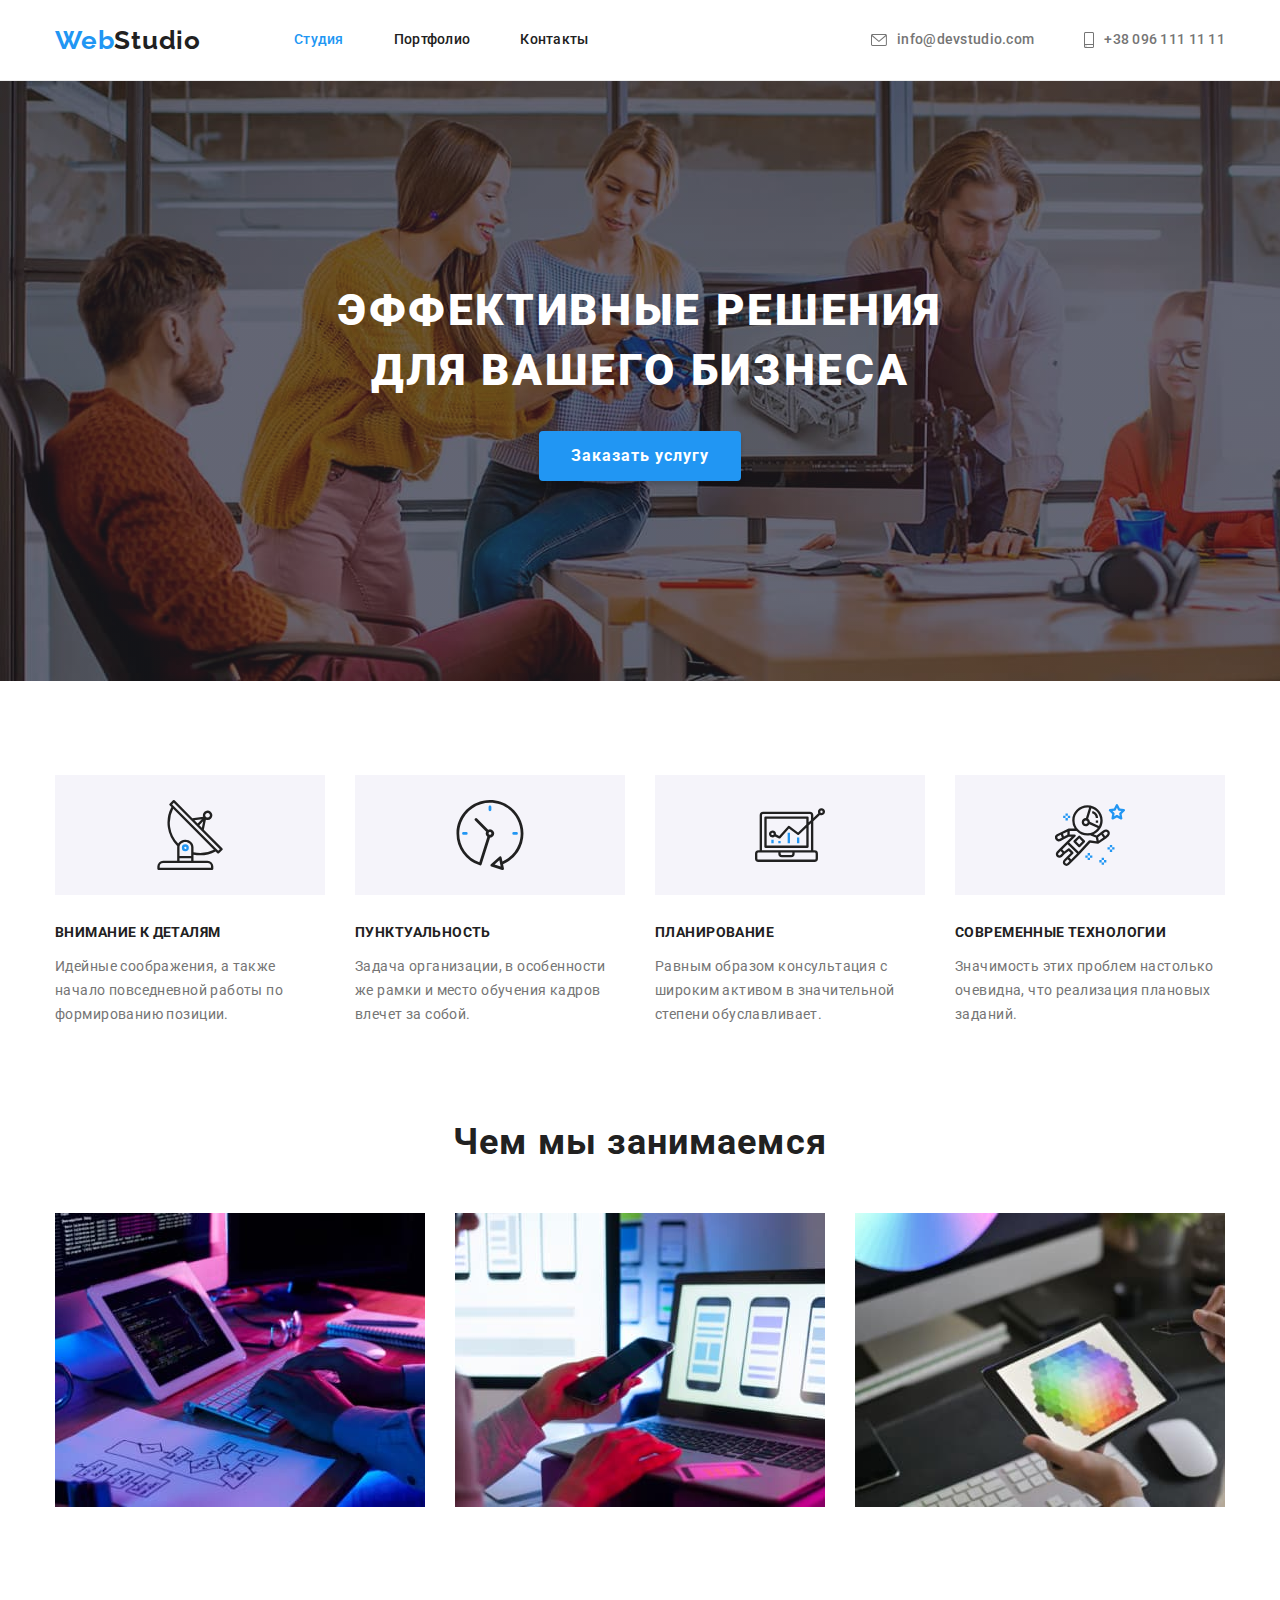
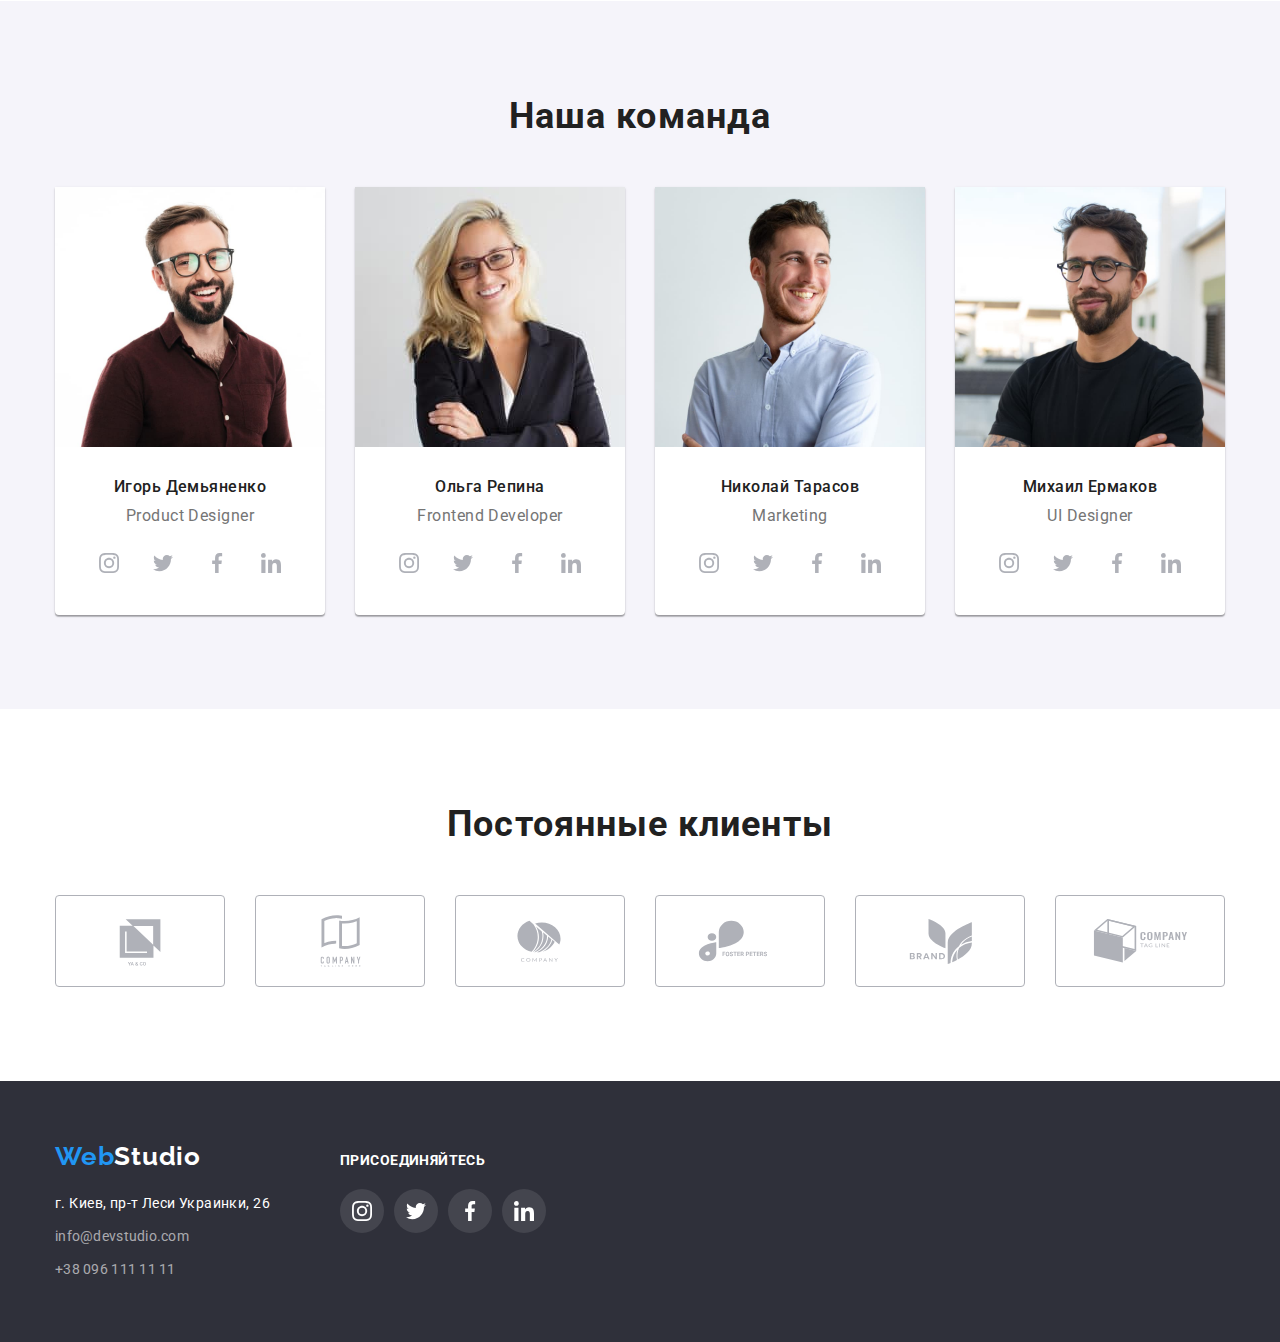
<file: index.html>
<!DOCTYPE html>
<html lang="ru">
<head>
    <meta charset="UTF-8">
    <meta http-equiv="X-UA-Compatible" content="IE=edge">
    <meta name="viewport" content="width=device-width, initial-scale=1.0">
    <title>Студия</title>
    <link rel="preconnect" href="https://fonts.googleapis.com">
    <link rel="preconnect" href="https://fonts.gstatic.com" crossorigin>
    <link href="https://fonts.googleapis.com/css2?family=Raleway:wght@700&family=Roboto:wght@400;500;700;900&display=swap"
        rel="stylesheet">
    <link rel="stylesheet" href="https://cdnjs.cloudflare.com/ajax/libs/modern-normalize/1.1.0/modern-normalize.min.css">
    <link rel="stylesheet" href="./css/style.css">
</head>
<body>
 <header class="header-section">
     <div class="container header">
     <nav class="nav-flex">
     <a href="./index.html" class="logo"><span class="accent">Web</span>Studio</a>
     <ul class="site-nav">
         <li class="item"><a href="./index.html" class="link current">Студия</a></li>
         <li class="item"><a href="./portfolio.html" class="link">Портфолио</a></li>
         <li class="item"><a href="" class="link">Контакты</a></li>
     </ul>
     </nav>
     <ul class="contacts">
         <li class="item">
             <a href="mailto:info@devstudio.com" class="contacts-link"> 
                 <svg class="icon-mail" width="16px" height="12px" ><use href="./images/icons.svg#icon-envelope-logo"></use></svg>
                info@devstudio.com</a></li>
         <li class="item"><a href="tel:+380961111111" class="contacts-link">
            <svg class="icon-phone-number" width="10px" height="16px">
                <use href="./images/icons.svg#icon-smartphone-logo"></use>
            </svg>
            +38 096 111 11 11</a></li>
     </ul>
    </div>
 </header>
 <main>
     <section class="hero-section">
         <div class="container hero-content">
         <h1 class="hero-title">Эффективные решения <br>для вашего бизнеса</h1>
         <button type="button" class="hero-btn">Заказать услугу</button>
        </div>
     </section>
     <section class="section">
         <ul class="features container">
             <li class="item">
                 <div class="features-icons-wrapper"><svg class="features-icon">
                    <use href="./images/icons.svg#antenna"></use>
                </svg></div>
              <h3 class="features-title">Внимание к деталям</h3>
              <p class="features-description">Идейные соображения, а также начало повседневной работы по формированию позиции.</p>
             </li>
             <li class="item">
                 <div class="features-icons-wrapper">
                <svg class="features-icon">
                    <use href="./images/icons.svg#clock"></use>
                </svg>
                </div>
              <h3 class="features-title">Пунктуальность</h3>
              <p class="features-description">Задача организации, в особенности же рамки и место обучения кадров влечет за собой.</p>
             </li>
             <li class="item">
                 <div class="features-icons-wrapper">
                    <svg class="features-icon">
                        <use href="./images/icons.svg#diagram"></use>
                    </svg>
                 </div>
              <h3 class="features-title">Планирование</h3>
              <p class="features-description">Равным образом консультация с широким активом в значительной степени обуславливает.</p>
             </li>
             <li class="item">
                 <div class="features-icons-wrapper">
                    <svg class="features-icon">
                        <use href="./images/icons.svg#astronaut"></use>
                    </svg>
                 </div>
              <h3 class="features-title">Современные технологии</h3>
              <p class="features-description">Значимость этих проблем настолько очевидна, что реализация плановых заданий.</p>
             </li>      
         </ul>
     </section>
     <section class="projects-section">
         <div class="container">
         <h2 class="projects-section-title">Чем мы занимаемся</h2>
         <ul class="projects-list">
             <li class="item">
               <img src="./images/img.jpg" alt="Ноутбук" width="370">  
             </li>
            <li class="item">
                <img src="./images/img2.jpg" alt="Смартфон" width="370">
            </li>
            <li class="item">
                <img src="./images/img3.jpg" alt="Планшет" width="370">
            </li>
         </ul>
        </div>
     </section>
     <section class="section team">
         <div class="container">
         <h2 class="team-section-title">Наша команда</h2>
         <ul class="team-members">
             <li class="item">
                <img src="./images/img4.jpg" alt="Фотография Игоря Демьяненко" width="270"> 
                <div class="team-members-content">
                <h3 class="team-members-title">Игорь Демьяненко</h3>
                <p class="team-members-position">Product Designer</p>
                
                <ul class="socials">
                    <li class="point">
                     <a href="" class="link" aria-label="Instagram">
                      <svg class="socials-icon" width="20px" height="20px">
                          <use href="./images/icons.svg#instagram"></use>
                      </svg>
                      </a>
                    </li>
                    <li class="point">
                        <a href="" class="link" aria-label="Twitter">
                            <svg class="socials-icon" width="20px" height="20px">
                                <use href="./images/icons.svg#twitter"></use>
                            </svg>
                        </a>
                    </li>
                    <li class="point">
                        <a href="" class="link" aria-label="Facebook">
                            <svg class="socials-icon" width="20px" height="20px">
                                <use href="./images/icons.svg#facebook"></use>
                            </svg>
                        </a>
                    </li>
                    <li class="point">
                        <a href="" class="link" aria-label="Linkedin">
                            <svg class="socials-icon" width="20px" height="20px">
                                <use href="./images/icons.svg#linkedin"></use>
                            </svg>
                        </a>
                    </li>
                </ul>
                </div>
             </li>
            <li class="item">
                <img src="./images/img5.jpg" alt="Фотография Ольги Репиной" width="270">
                <div class="team-members-content">
                <h3 class="team-members-title">Ольга Репина</h3>
                <p class="team-members-position">Frontend Developer</p>
                <ul class="socials">
                    <li class="point">
                        <a href="" class="link" aria-label="Instagram">
                            <svg class="socials-icon" width="20px" height="20px">
                                <use href="./images/icons.svg#instagram"></use>
                            </svg>
                        </a>
                    </li>
                    <li class="point">
                        <a href="" class="link" aria-label="Twitter">
                            <svg class="socials-icon" width="20px" height="20px">
                                <use href="./images/icons.svg#twitter"></use>
                            </svg>
                        </a>
                    </li>
                    <li class="point">
                        <a href="" class="link" aria-label="Facebook">
                            <svg class="socials-icon" width="20px" height="20px">
                                <use href="./images/icons.svg#facebook"></use>
                            </svg>
                        </a>
                    </li>
                    <li class="point">
                        <a href="" class="link" aria-label="Linkedin">
                            <svg class="socials-icon" width="20px" height="20px">
                                <use href="./images/icons.svg#linkedin"></use>
                            </svg>
                        </a>
                    </li>
                </ul>
                </div>
            </li>
            <li class="item">
                <img src="./images/img6.jpg" alt="Фотография Николая Тарасова" width="270">
                <div class="team-members-content">
                <h3 class="team-members-title">Николай Тарасов</h3>
                <p class="team-members-position">Marketing</p>
                <ul class="socials">
                    <li class="point">
                        <a href="" class="link" aria-label="Instagram">
                            <svg class="socials-icon" width="20px" height="20px">
                                <use href="./images/icons.svg#instagram"></use>
                            </svg>
                        </a>
                    </li>
                    <li class="point">
                        <a href="" class="link" aria-label="Twitter">
                            <svg class="socials-icon" width="20px" height="20px">
                                <use href="./images/icons.svg#twitter"></use>
                            </svg>
                        </a>
                    </li>
                    <li class="point">
                        <a href="" class="link" aria-label="Facebook">
                            <svg class="socials-icon" width="20px" height="20px">
                                <use href="./images/icons.svg#facebook"></use>
                            </svg>
                        </a>
                    </li>
                    <li class="point">
                        <a href="" class="link" aria-label="Linkedin">
                            <svg class="socials-icon" width="20px" height="20px">
                                <use href="./images/icons.svg#linkedin"></use>
                            </svg>
                        </a>
                    </li>
                </ul>
                </div>
            </li>
            <li class="item">
                <img src="./images/img7.jpg" alt="Фотография Михаила Ермакова" width="270">
                <div class="team-members-content">
                <h3 class="team-members-title">Михаил Ермаков</h3>
                <p class="team-members-position">UI Designer</p>
                <ul class="socials">
                    <li class="point">
                        <a href="" class="link" aria-label="Instagram">
                            <svg class="socials-icon" width="20px" height="20px">
                                <use href="./images/icons.svg#instagram"></use>
                            </svg>
                        </a>
                    </li>
                    <li class="point">
                        <a href="" class="link" aria-label="Twitter">
                            <svg class="socials-icon" width="20px" height="20px">
                                <use href="./images/icons.svg#twitter"></use>
                            </svg>
                        </a>
                    </li>
                    <li class="point">
                        <a href="" class="link" aria-label="Facebook">
                            <svg class="socials-icon" width="20px" height="20px">
                                <use href="./images/icons.svg#facebook"></use>
                            </svg>
                        </a>
                    </li>
                    <li class="point">
                        <a href="" class="link" aria-label="Linkedin">
                            <svg class="socials-icon" width="20px" height="20px">
                                <use href="./images/icons.svg#linkedin"></use>
                            </svg>
                        </a>
                    </li>
                </ul>
                </div>
            </li>
         </ul>
        </div>
     </section>
     <section class="section">
         <div class="container">
        <h2 class="clients-section-title">Постоянные клиенты</h2>
            <ul class="clients-list">
                <li class="item"><a href="" class="link">
                    <svg class="clients-icon"><use href="./images/icons.svg#logo1"></use></svg>
                </a></li>
                <li class="item"><a href="" class="link">
                    <svg class="clients-icon"><use href="./images/icons.svg#logo2"></use></svg>
                </a></li>
                <li class="item"><a href="" class="link">
                    <svg class="clients-icon"><use href="./images/icons.svg#logo3"></use></svg>
                </a></li>
                <li class="item"><a href="" class="link">
                    <svg class="clients-icon"><use href="./images/icons.svg#logo4"></use></svg>
                </a></li>
                <li class="item"><a href="" class="link">
                    <svg class="clients-icon"><use href="./images/icons.svg#logo5"></use></svg>
                </a></li>
                <li class="item"><a href="" class="link">
                    <svg class="clients-icon"><use href="./images/icons.svg#logo6"></use></svg>
                </a></li>
            </ul>
        </div>
     </section>
 </main>

<footer class="footer-data">
    <div class="container footer-flex">
     <div class="footer-contacts-wrapper">
    <a href="./index.html" class="logo footer"><span class="accent footer">Web</span>Studio</a>
    <address>
        г. Киев, пр-т Леси Украинки, 26
    </address>
    <ul class="footer-contacts">
        <li><a href="mailto:info@devstudio.com" class="footer-contacts-point">info@devstudio.com</a></li>
        <li><a href="tel:+380961111111" class="footer-contacts-point">+38 096 111 11 11</a></li>
    </ul>
     </div>

    <div class="footer-socials-wrapper">
    <h2 class="footer-socials-title">присоединяйтесь</h2>
    <ul class="footer-socials">
        <li class="item"><a href="" class="link">
            <svg class="footer-socials-icon" width="20px" height="20px"><use href="./images/icons.svg#instagram"></use></svg>
        </a></li>
        <li class="item"><a href="" class="link">
            <svg class="footer-socials-icon" width="20px" height="20px"><use href="./images/icons.svg#twitter"></use></svg>
        </a></li>
        <li class="item"><a href="" class="link">
                <svg class="footer-socials-icon" width="20px" height="20px">
                    <use href="./images/icons.svg#facebook"></use>
                </svg>
            </a></li>
        <li class="item"><a href="" class="link">
            <svg class="footer-socials-icon" width="20px" height="20px"><use href="./images/icons.svg#linkedin"></use></svg>
        </a></li>
    </ul>
    </div>
    </div>
</footer>
 
</body>
</html>
</file>
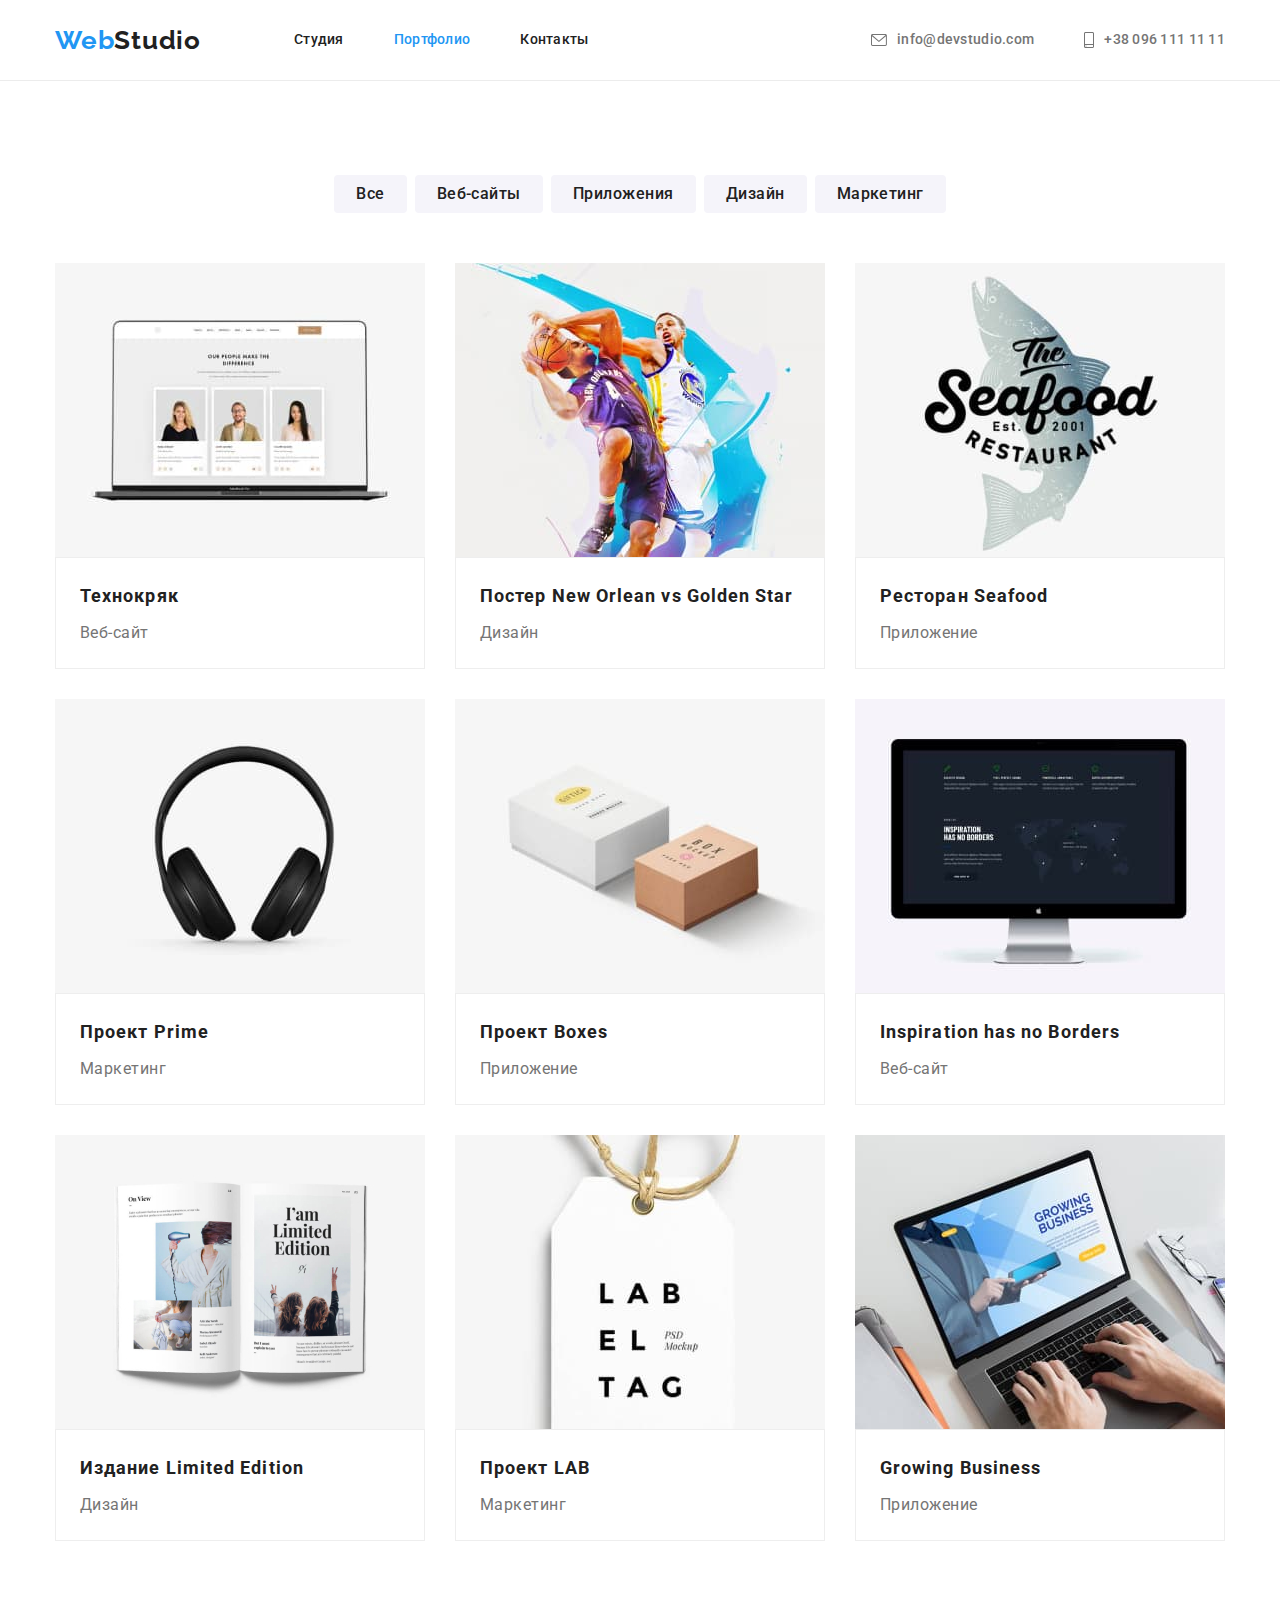
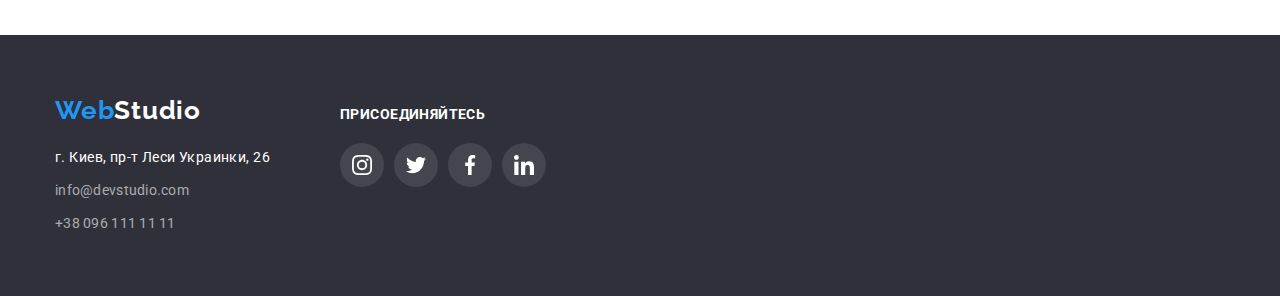
<file: portfolio.html>
<!DOCTYPE html>
<html lang="ru">
 <head>
    <meta charset="UTF-8">
    <meta http-equiv="X-UA-Compatible" content="IE=edge">
    <meta name="viewport" content="width=device-width, initial-scale=1.0">
    <title>Портфолио</title>
    <link rel="preconnect" href="https://fonts.googleapis.com">
    <link rel="preconnect" href="https://fonts.gstatic.com" crossorigin>
    <link href="https://fonts.googleapis.com/css2?family=Raleway:wght@700&family=Roboto:wght@400;500;700;900&display=swap"
        rel="stylesheet">
    <link rel="stylesheet" href="https://cdnjs.cloudflare.com/ajax/libs/modern-normalize/1.1.0/modern-normalize.min.css">
    <link rel="stylesheet" href="./css/style.css">
 </head>
 <body>
<header class="header-section">
    <div class="container header">
        <nav class="nav-flex">
            <a href="./index.html" class="logo"><span class="accent">Web</span>Studio</a>
            <ul class="site-nav">
                <li class="item"><a href="./index.html" class="link ">Студия</a></li>
                <li class="item"><a href="./portfolio.html" class="link current">Портфолио</a></li>
                <li class="item"><a href="" class="link">Контакты</a></li>
            </ul>
        </nav>
        <ul class="contacts">
            <li class="item">
                <a href="mailto:info@devstudio.com" class="contacts-link">
                    <svg class="icon-mail" width="16px" height="12px">
                        <use href="./images/icons.svg#icon-envelope-logo"></use>
                    </svg>
                    info@devstudio.com</a>
            </li>
            <li class="item"><a href="tel:+380961111111" class="contacts-link">
                    <svg class="icon-phone-number" width="10px" height="16px">
                        <use href="./images/icons.svg#icon-smartphone-logo"></use>
                    </svg>
                    +38 096 111 11 11</a></li>
        </ul>
    </div>
</header>
    <main>
     <section class="portfolio-section">
      <div class="container">
        <h1 class="portfolio-title" hidden>Портфолио</h1>
            <ul class="filter-list">
                <li class="item"><button type="button" class="btn">Все</button></li>
                <li class="item"><button type="button" class="btn">Веб-сайты</button></li>
                <li class="item"><button type="button" class="btn">Приложения</button></li>
                <li class="item"><button type="button" class="btn">Дизайн</button></li>
                <li class="item"><button type="button" class="btn">Маркетинг</button></li>
            </ul>   
                <ul class="portfolio-list">
                <li class="item">
                    <a href="" class="portfolio-list-link">
                        <img src="./images/portfolio1.jpg" alt="Вид сайта технокряк" class="img" >
                        <div class="portfolio-list-content">
                        <h2 class="portfolio-list-title">Технокряк</h2>
                        <p class="portfolio-list-type">Веб-сайт</p>
                        </div>
                    </a>
                </li>
                <li class="item">
                    <a href="" class="portfolio-list-link">
                        <img src="./images/portfolio2.jpg" alt="Два игрока в баскетбол" class="img" >
                        <div class="portfolio-list-content">
                        <h2 class="portfolio-list-title">Постер New Orlean vs Golden Star</h2   >
                        <p class="portfolio-list-type">Дизайн</p>
                        </div>
                    </a>
                </li>
                <li class="item">
                    <a href="" class="portfolio-list-link">
                        <img src="./images/portfolio3.jpg" alt="Эмблема ресторана" class="img">
                        <div class="portfolio-list-content">
                        <h2 class="portfolio-list-title">Ресторан Seafood</h2   >
                        <p class="portfolio-list-type">Приложение</p>
                        </div>
                    </a>
                </li>
                <li class="item">
                    <a href="" class="portfolio-list-link">
                        <img src="./images/portfolio4.jpg" alt="Фотография наушников" class="img">
                        <div class="portfolio-list-content">
                        <h2 class="portfolio-list-title">Проект Prime</h2   >
                        <p class="portfolio-list-type">Маркетинг</p>
                        </div>
                    </a>
                </li>
                <li class="item">
                    <a href="" class="portfolio-list-link">
                        <img src="./images/portfolio5.jpg" alt="Две коробочки" class="img" >
                        <div class="portfolio-list-content">
                        <h2 class="portfolio-list-title">Проект Boxes</h2>
                        <p class="portfolio-list-type">Приложение</p>
                        </div>
                    </a>
                </li>
                <li class="item">
                    <a href="" class="portfolio-list-link">
                        <img src="./images/portfolio6.jpg" alt="Фотография веб-сайта" class="img">
                        <div class="portfolio-list-content">
                        <h2 class="portfolio-list-title">Inspiration has no Borders</h2>
                        <p class="portfolio-list-type">Веб-сайт</p>
                        </div>
                    </a>
                </li>
                <li class="item">
                    <a href="" class="portfolio-list-link">
                        <img src="./images/portfoilo7.jpg" alt="Раскрытая книга" class="img">
                        <div class="portfolio-list-content">
                        <h2 class="portfolio-list-title">Издание Limited Edition</h2>
                        <p class="portfolio-list-type">Дизайн</p>
                        </div>
                    </a>
                </li>
                <li class="item">
                    <a href="" class="portfolio-list-link">
                        <img src="./images/portfolio8.jpg" alt="Эмблема проекта" class="img">
                        <div class="portfolio-list-content">
                        <h2 class="portfolio-list-title">Проект LAB</h2>
                        <p class="portfolio-list-type">Маркетинг</p>
                        </div>
                    </a>
                </li>
                <li class="item">
                    <a href="" class="portfolio-list-link">
                        <img src="./images/portfolio9.jpg" alt="Изображение ноутбука" class="img">
                        <div class="portfolio-list-content">
                        <h2 class="portfolio-list-title">Growing Business</h2>
                        <p class="portfolio-list-type">Приложение</p>
                        </div>
                    </a>
                </li>
                </ul>
      </div>
     </section>
    </main>
    <footer class="footer-data">
        <div class="container footer-flex">
            <div class="footer-contacts-wrapper">
                <a href="./index.html" class="logo footer"><span class="accent footer">Web</span>Studio</a>
                <address>
                    г. Киев, пр-т Леси Украинки, 26
                </address>
                <ul class="footer-contacts">
                    <li><a href="mailto:info@devstudio.com" class="footer-contacts-point">info@devstudio.com</a></li>
                    <li><a href="tel:+380961111111" class="footer-contacts-point">+38 096 111 11 11</a></li>
                </ul>
            </div>
    
            <div class="footer-socials-wrapper">
                <h2 class="footer-socials-title">присоединяйтесь</h2>
                <ul class="footer-socials">
                    <li class="item"><a href="" class="link">
                            <svg class="footer-socials-icon" width="20px" height="20px">
                                <use href="./images/icons.svg#instagram"></use>
                            </svg>
                        </a></li>
                    <li class="item"><a href="" class="link">
                            <svg class="footer-socials-icon" width="20px" height="20px">
                                <use href="./images/icons.svg#twitter"></use>
                            </svg>
                        </a></li>
                    <li class="item"><a href="" class="link">
                            <svg class="footer-socials-icon" width="20px" height="20px">
                                <use href="./images/icons.svg#facebook"></use>
                            </svg>
                        </a></li>
                    <li class="item"><a href="" class="link">
                            <svg class="footer-socials-icon" width="20px" height="20px">
                                <use href="./images/icons.svg#linkedin"></use>
                            </svg>
                        </a></li>
                </ul>
            </div>
        </div>
    </footer>
 </body>
</html>
</file>
<file: css/style.css>
/*цвет заголовков rgba(33, 33, 33, 1)*/
/*цвет текста основного контента rgba(117, 117, 117, 1)*/
/*акцент rgba(33, 150, 243, 1)*/
/*белый rgba(255, 255, 255, 1)*/
/*цвет фона в футере rgba(47, 48, 58, 1)*/

:root {
  --primary-text-color: rgba(117, 117, 117, 1);
  --title-text-color: rgba(33, 33, 33, 1);
  --accent-color: rgba(33, 150, 243, 1);
  --white: rgba(255, 255, 255, 1);
  --background-color: rgba(245, 244, 250, 1);
  --footer-bg-color: rgba(47, 48, 58, 1);
  --hover-btn-color: rgba(24, 140, 232, 1);
  --portfolio-card-margin: 30px;
  --fotter-contacts-color: rgba(255, 255, 255, 0.6);
  --hero-background-shadow: rgba(47, 48, 58, 0, 4);
  --icons-primary-color: rgba(175, 177, 184, 1);
}
body {
  font-family: "Roboto", sans-serif;
  color: var(--primary-text-color);
}
li {
  list-style: none;
}

ul {
  padding: 0;
}
h1,
h2,
h3 {
  margin-top: 0;
}
p {
  margin-bottom: 0;
}
img {
  display: block;
}

/* ПАДДИНГИ В СЕКЦИЯХ */
.section {
  padding: 94px 0;
}
main > .projects-section {
  padding: 0 0 94px 0;
}
/* Контейнер */
.container {
  width: 1200px;
  margin: 0 auto;
  padding-left: 15px;
  padding-right: 15px;
}
/*Лого*/
a > .accent {
  color: var(--accent-color);
}
.logo {
  margin-right: 93px;

  color: var(--title-text-color);
  font-family: "Raleway", sans-serif;
  font-weight: 700;
  font-size: 26px;
  line-height: 1.19;
  letter-spacing: 0.03em;
  text-decoration: none;
}
/*Навигация + контакты*/
.site-nav {
  display: flex;
  margin-bottom: 0;
  margin-top: 0;
}
.contacts {
  display: flex;
  margin-left: auto;
  margin-bottom: 0;
  margin-top: 0;
}
.nav-flex {
  display: flex;
  align-items: center;
}
.header {
  display: flex;
  align-items: center;
}
.site-nav .item:not(:last-child),
.contacts .item:not(:last-child) {
  margin-right: 50px;
}

.site-nav .link {
  padding: 32px 0;
  display: block;

  color: var(--title-text-color);
  font-weight: 500;
  font-size: 14px;
  line-height: 1.14;
  letter-spacing: 0.02em;
  text-decoration: none;
  list-style: none;
}
.contacts-link {
  display: flex;
  align-items: center;
  padding: 32px 0;

  color: inherit;
  font-weight: 500;
  font-size: 14px;
  line-height: 1.14;
  letter-spacing: 0.02em;
  text-decoration: none;
  list-style: none;
}
.icon-mail,
.icon-phone-number {
  margin-right: 10px;
  fill: currentColor;
}
.site-nav .link.current,
.site-nav .link:hover,
.site-nav .link:focus,
.contacts-link:hover,
.contacts-link:focus,
.footer-contacts-point:hover,
.footer-contacts-point:focus {
  color: var(--accent-color);
}
.header-section {
  max-width: 1600px;
  margin-left: auto;
  margin-right: auto;

  border-bottom-width: 1px;
  border-bottom-style: solid;
  border-bottom-color: rgba(236, 236, 236, 1);
}
/*Герой*/
.hero-content {
  text-align: center;
}
.hero-title {
  margin-top: 0;
  margin-bottom: 30px;

  color: var(--white);
  font-weight: 900;
  font-size: 44px;
  line-height: 1.36;
  text-align: center;
  letter-spacing: 0.06em;
  text-transform: uppercase;
}
.hero-btn {
  padding: 10px 32px;
  display: inline-block;

  background-color: var(--accent-color);
  box-shadow: 0px 4px 4px rgba(0, 0, 0, 0.15);
  border-radius: 4px;
  border: 0;

  color: var(--white);
  font-weight: 700;
  font-size: 16px;
  line-height: 1.88;
  letter-spacing: 0.06em;
  text-align: center;

  cursor: pointer;
}
.hero-btn:hover,
.hero-btn:focus {
  background-color: var(--hover-btn-color);
}
.hero-section {
  max-width: 1600px;
  height: 600px;
  margin-left: auto;
  margin-right: auto;
  padding-top: 200px;
  padding-bottom: 200px;

  background-color: var(--footer-bg-color);
  background-image: linear-gradient(
      rgba(47, 48, 58, 0.4) 100%,
      rgba(47, 48, 58, 1)
    ),
    url(../images/background.jpg);
}
/*Особенности*/

.features-icons-wrapper {
  width: 270px;
  height: 120px;
  margin-bottom: 30px;

  display: flex;
  justify-content: center;
  align-items: center;

  background-color: var(--background-color);
}
.features-icon {
  max-width: 70px;
  max-height: 70px;
}
.features.container {
  display: flex;
}
.features.container > .item {
  flex-basis: calc(100% / 4 - 30px);
  flex-grow: 1;
}
.features.container > .item:not(:last-child) {
  margin-right: 30px;
}

.features-title {
  color: var(--title-text-color);
  font-weight: 700;
  font-size: 14px;
  line-height: 1.14;
  letter-spacing: 0.03em;
  text-transform: uppercase;
}
.features-description {
  font-size: 14px;
  line-height: 1.71;
  letter-spacing: 0.03em;
}

/* Заголовки секций */
.projects-section-title,
.team-section-title,
.clients-section-title {
  margin-bottom: 50px;

  color: var(--title-text-color);
  font-weight: 700;
  font-size: 36px;
  line-height: 1.17;
  text-align: center;
  letter-spacing: 0.03em;
}
/*Чем мы занимаемся*/
.projects-list {
  display: flex;
  justify-content: space-between;
  margin: 0;
}
/* Наша команда */
.team-members {
  display: flex;
  justify-content: space-between;
  margin: 0;
}
.team-members > .item {
  background: var(--white);
  box-shadow: 0px 1px 3px rgba(0, 0, 0, 0.12), 0px 1px 1px rgba(0, 0, 0, 0.14),
    0px 2px 1px rgba(0, 0, 0, 0.2);
  border-radius: 0px 0px 4px 4px;

  text-align: center;
}
.team-members-content {
  padding-top: 30px;
  padding-bottom: 30px;
}
.team-members-title {
  margin-bottom: 10px;

  font-weight: 500;
  font-size: 16px;
  line-height: 1.19;
  letter-spacing: 0.03em;
  color: var(--title-text-color);
}
.team-members-position {
  margin-top: 0px;
  margin-bottom: 16px;
  font-size: 16px;
  line-height: 1.19;
  letter-spacing: 0.03em;
}
.team.section {
  background-color: var(--background-color);
}
/* Наша команда + футер - иконки соцсетей */
.footer-socials,
.socials {
  margin-left: auto;
  margin-right: auto;

  display: flex;
  justify-content: center;
}
.footer-socials > .item:not(:last-child),
.socials > .point:not(:last-child) {
  margin-right: 10px;
}
.footer-socials .link,
.socials .link {
  padding: 12px;

  display: flex;
  align-items: center;

  border-radius: 50%;
}

.socials-icon {
  fill: var(--icons-primary-color);
}
.socials .link:hover .socials-icon,
.socials .link:focus .socials-icon {
  fill: var(--white);
}
.footer-socials .link:hover,
.socials .link:hover,
.footer-socials .link:focus,
.socials .link:focus {
  background-color: var(--accent-color);
}

/* Секция наши клиенты */

.clients-list {
  margin: 0;
  padding: 0;

  display: flex;
  justify-content: space-between;
}
.clients-icon {
  max-width: 106px;
  max-height: 60px;

  fill: var(--icons-primary-color);
}
.clients-list .link:hover .clients-icon,
.clients-list .link:focus .clients-icon {
  fill: var(--accent-color);
}
.clients-list .link:hover,
.clients-list .link:focus {
  border: 1px solid var(--accent-color);
}
.clients-list .item {
  width: 170px;
  height: 92px;

  border: 1px solid var(--icons-primary-color);
  border-radius: 4px;
}
.clients-list .link {
  display: flex;
  width: inherit;
  height: inherit;

  justify-content: center;
  align-items: center;
}

/* Фильтры в Портфолио */
.portfolio-section {
  padding-top: 94px;
  padding-bottom: 94px;
}
.portfolio-title {
  margin: 0px;
}
.filter-list {
  display: flex;
  justify-content: center;

  margin: 0;
  margin-bottom: 50px;
}
.filter-list .btn {
  padding: 6px 22px;
  background-color: var(--background-color);
  border-radius: 4px;
  border: 0;

  color: var(--title-text-color);
  font-family: "Roboto", sans-serif;
  font-weight: 500;
  font-size: 16px;
  line-height: 1.62;
  letter-spacing: 0.03em;

  cursor: pointer;
}
.filter-list > .item:not(:last-child) {
  margin-right: 8px;
}
.filter-list .btn:hover,
.filter-list .btn:focus {
  background-color: var(--accent-color);
  color: var(--white);
  box-shadow: 0px 3px 1px rgba(0, 0, 0, 0.1), 0px 1px 2px rgba(0, 0, 0, 0.08),
    0px 2px 2px rgba(0, 0, 0, 0.12);
}
/* Портфолио работы */
.portfolio-list {
  display: flex;
  flex-wrap: wrap;

  margin-left: calc(-1 * var(--portfolio-card-margin));
  margin-top: calc(-1 * var(--portfolio-card-margin));
  margin-bottom: 0;
}
.portfolio-list > .item {
  flex-basis: calc(100% / 3 - var(--portfolio-card-margin));
  margin-top: var(--portfolio-card-margin);
  margin-left: var(--portfolio-card-margin);
}
.portfolio-list > .item:hover,
.portfolio-list > .item:hover {
  box-shadow: 1px 4px 6px rgba(0, 0, 0, 0.16), 0 4px 4px rgba(0, 0, 0, 0.06),
    0 1px 1px rgba(0, 0, 0, 0.12);
}

.img {
  max-width: 100%;
}
.portfolio-list-title {
  margin-bottom: 4px;
  color: var(--title-text-color);
  font-weight: 700;
  font-size: 18px;
  line-height: 2;
  letter-spacing: 0.06em;
}
.portfolio-list-link {
  text-decoration: none;
}
.portfolio-list-type {
  margin-top: 0;

  color: var(--primary-text-color);
  font-size: 16px;
  line-height: 1.88;
  letter-spacing: 0.03em;
}
.portfolio-list-content {
  padding: 20px 24px;
  border: 1px solid rgba(238, 238, 238, 1);
}

/* ФУТЕР */
.logo.footer {
  color: var(--white);
  margin-right: 0px;
}
.accent.footer {
  color: var(--accent-color);
}
footer {
  background-color: var(--footer-bg-color);
}
address {
  margin-top: 20px;

  color: var(--white);
  font-style: normal;
  font-size: 14px;
  line-height: 1.71;
  letter-spacing: 0.03em;
}
.footer-contacts {
  margin: 0;
}
.footer-contacts-point {
  display: block;
  margin-top: 9px;

  font-weight: 400;
  font-size: 14px;
  line-height: 1.71;
  letter-spacing: 0.02em;
  text-decoration: none;
  list-style: none;
  color: var(--fotter-contacts-color);
}
.footer-data {
  padding-top: 60px;
  padding-bottom: 60px;
}
/* Иконки соц сетей в футере */
.footer-socials-title {
  margin-bottom: 20px;

  font-weight: 700;
  font-size: 14px;
  line-height: 1.14;
  letter-spacing: 0.03em;
  text-transform: uppercase;
  color: var(--white);
}

.footer-socials {
  margin: 0;
}
.footer-socials-icon {
  fill: var(--white);
}

.footer-socials .link {
  background-color: rgba(255, 255, 255, 0.1);
}
.footer-flex {
  display: flex;
  align-items: baseline;
}
.footer-contacts-wrapper {
  margin-right: 70px;
}
</file>
